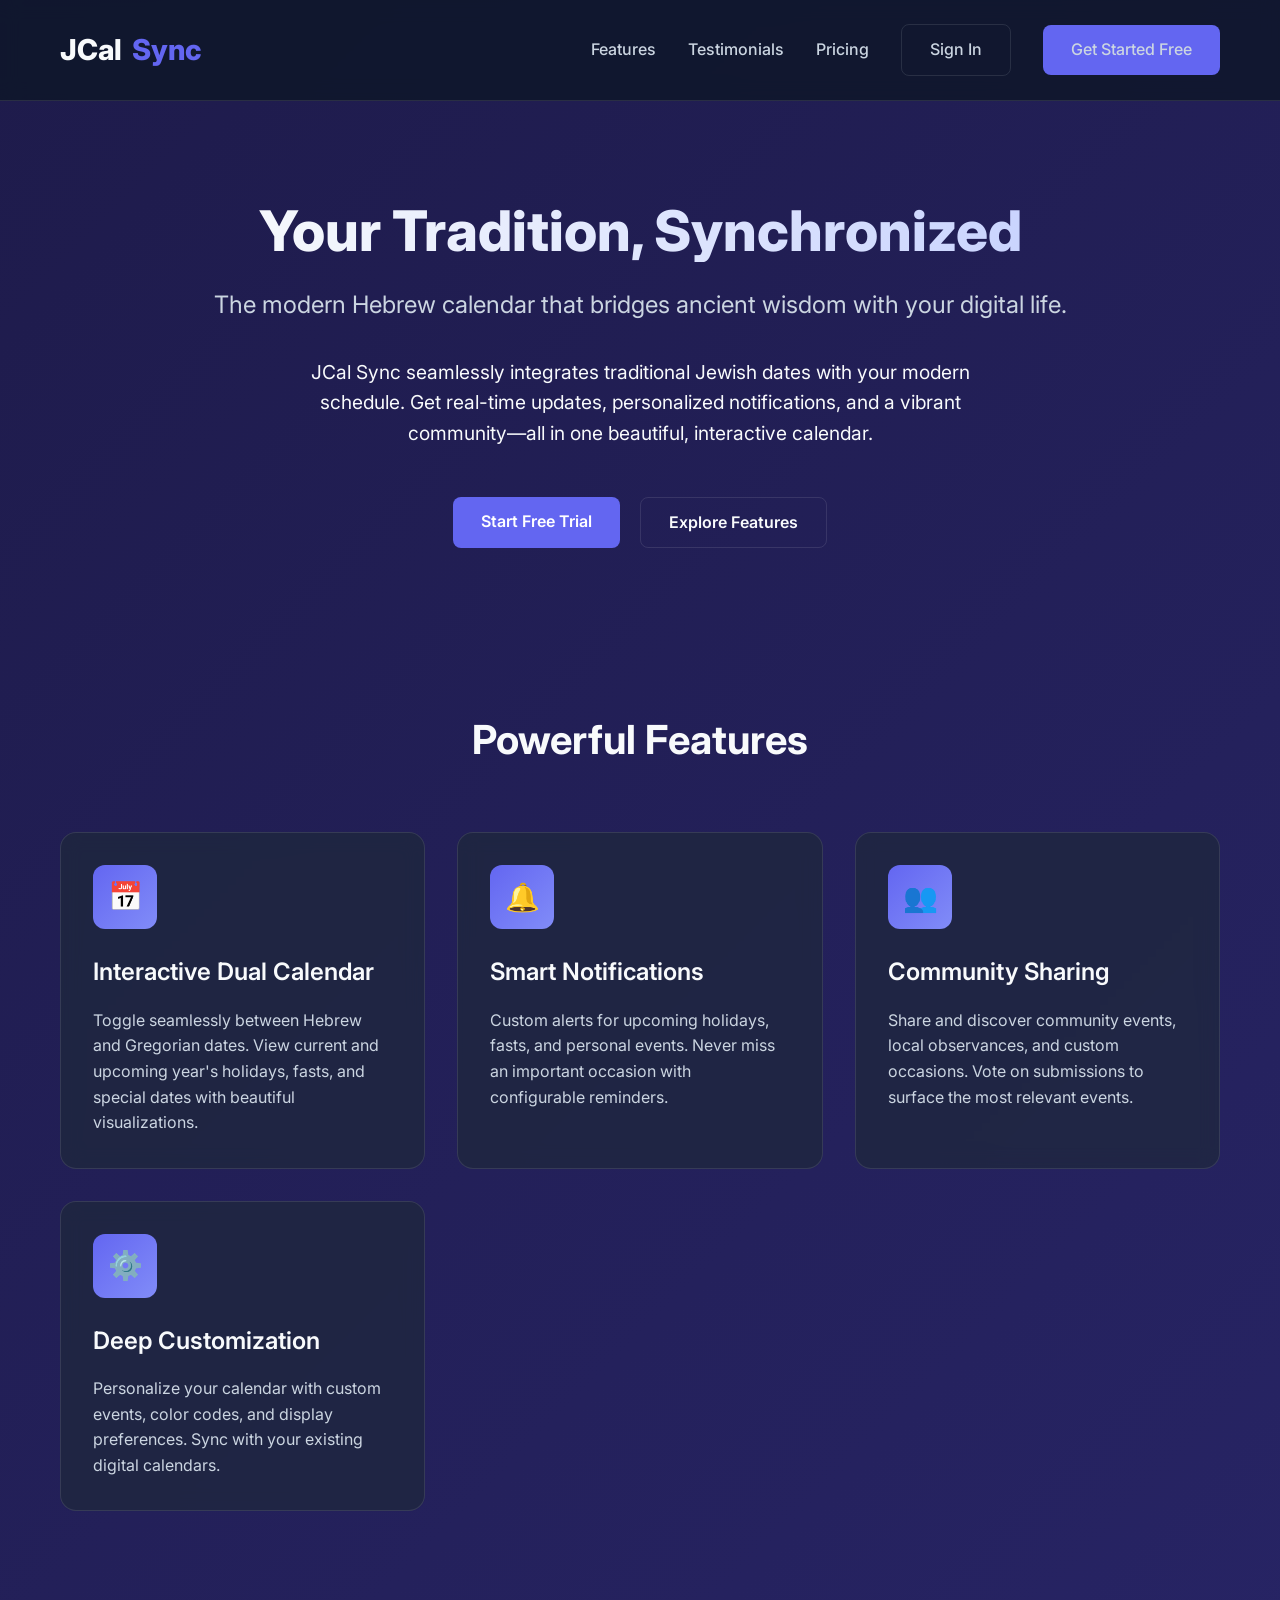
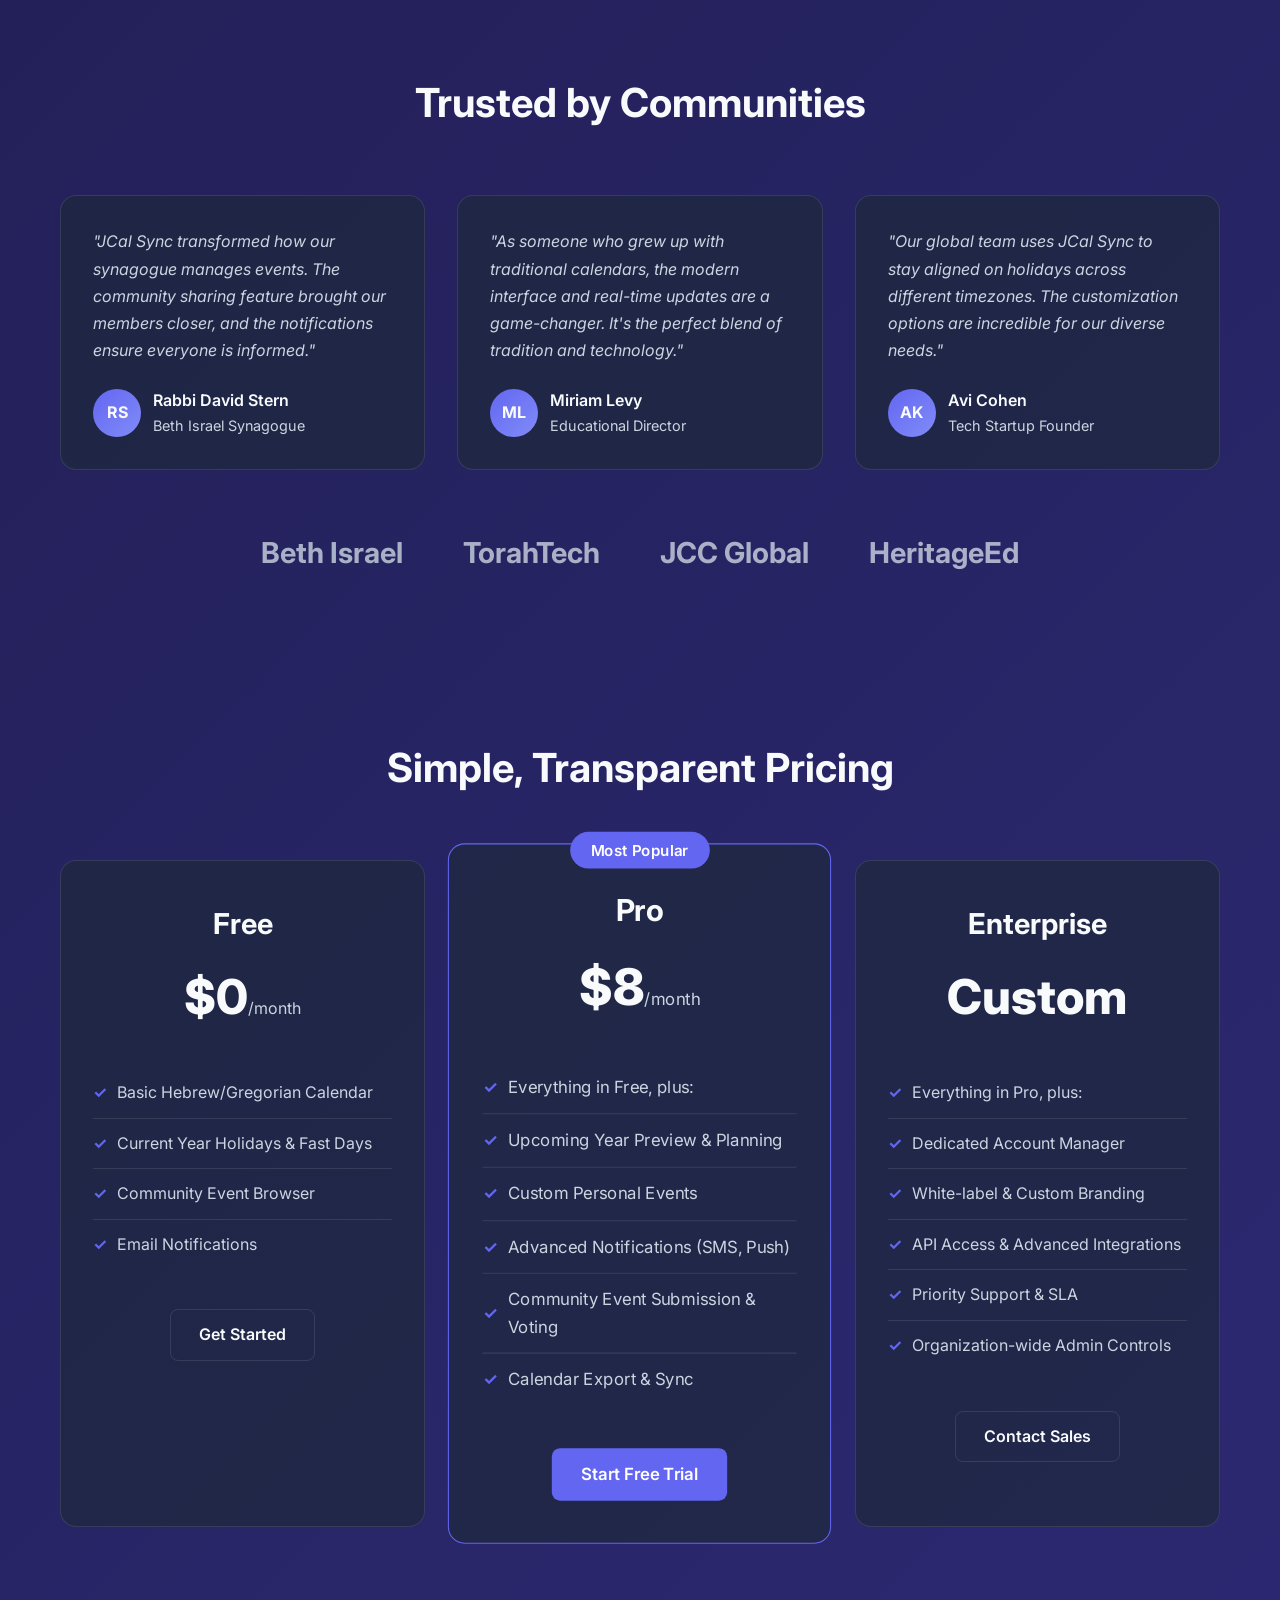
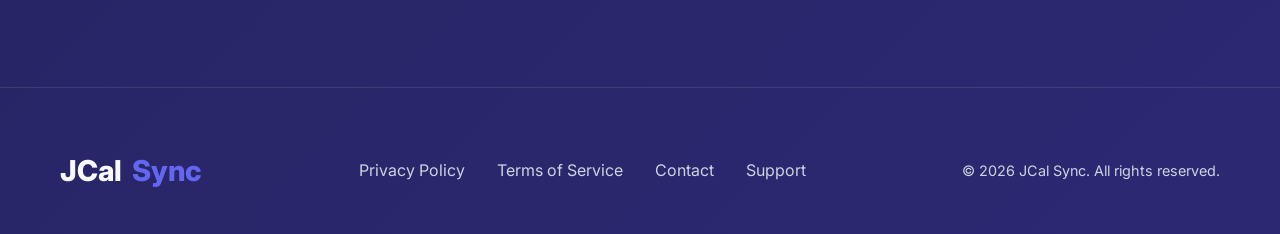
<file: index.html>
<!DOCTYPE html>
<html lang="en">
<head>
    <meta charset="UTF-8">
    <meta name="viewport" content="width=device-width, initial-scale=1.0">
    <title>JCal Sync | Modern Interactive Hebrew Calendar</title>
    <link rel="preconnect" href="https://fonts.googleapis.com">
    <link rel="preconnect" href="https://fonts.gstatic.com" crossorigin>
    <link href="https://fonts.googleapis.com/css2?family=Inter:wght@300;400;500;600;700;800&display=swap" rel="stylesheet">
    <style>
        :root {
            --primary: #6366f1;
            --primary-dark: #4f46e5;
            --text-primary: #f8fafc;
            --text-secondary: #cbd5e1;
            --bg-dark: #0f172a;
            --bg-card: rgba(30, 41, 59, 0.7);
            --border-color: rgba(255, 255, 255, 0.1);
            --shadow: 0 8px 32px rgba(0, 0, 0, 0.3);
        }

        * {
            margin: 0;
            padding: 0;
            box-sizing: border-box;
        }

        body {
            font-family: 'Inter', sans-serif;
            background: linear-gradient(-45deg, #0f172a, #1e1b4b, #312e81, #1e1b4b);
            background-size: 400% 400%;
            animation: gradientBG 15s ease infinite;
            color: var(--text-primary);
            min-height: 100vh;
            line-height: 1.6;
            overflow-x: hidden;
        }

        @keyframes gradientBG {
            0% { background-position: 0% 50%; }
            50% { background-position: 100% 50%; }
            100% { background-position: 0% 50%; }
        }

        .container {
            width: 100%;
            max-width: 1200px;
            margin: 0 auto;
            padding: 0 20px;
        }

        /* Header & Navigation */
        header {
            padding: 24px 0;
            backdrop-filter: blur(10px);
            border-bottom: 1px solid var(--border-color);
            position: sticky;
            top: 0;
            z-index: 100;
            background-color: rgba(15, 23, 42, 0.85);
        }

        nav {
            display: flex;
            justify-content: space-between;
            align-items: center;
        }

        .logo {
            font-size: 1.8rem;
            font-weight: 800;
            color: var(--text-primary);
            text-decoration: none;
            display: flex;
            align-items: center;
            gap: 10px;
        }

        .logo span {
            color: var(--primary);
        }

        .nav-links {
            display: flex;
            gap: 32px;
            align-items: center;
        }

        .nav-links a {
            color: var(--text-secondary);
            text-decoration: none;
            font-weight: 500;
            transition: color 0.3s;
        }

        .nav-links a:hover {
            color: var(--primary);
        }

        .btn {
            display: inline-block;
            padding: 12px 28px;
            border-radius: 8px;
            font-weight: 600;
            text-decoration: none;
            transition: all 0.3s ease;
            cursor: pointer;
            border: none;
            font-size: 1rem;
        }

        .btn-primary {
            background-color: var(--primary);
            color: white;
        }

        .btn-primary:hover {
            background-color: var(--primary-dark);
            transform: translateY(-2px);
            box-shadow: var(--shadow);
        }

        .btn-secondary {
            background-color: transparent;
            color: var(--text-primary);
            border: 1px solid var(--border-color);
        }

        .btn-secondary:hover {
            border-color: var(--primary);
            color: var(--primary);
        }

        /* Hero Section */
        .hero {
            padding: 100px 0 80px;
            text-align: center;
            max-width: 900px;
            margin: 0 auto;
        }

        .hero h1 {
            font-size: 3.5rem;
            font-weight: 800;
            line-height: 1.1;
            margin-bottom: 24px;
            background: linear-gradient(to right, #f8fafc, #c7d2fe);
            -webkit-background-clip: text;
            background-clip: text;
            color: transparent;
        }

        .hero .tagline {
            font-size: 1.5rem;
            color: var(--text-secondary);
            margin-bottom: 32px;
            font-weight: 400;
        }

        .hero .value-prop {
            font-size: 1.2rem;
            color: var(--text-primary);
            margin-bottom: 48px;
            max-width: 700px;
            margin-left: auto;
            margin-right: auto;
        }

        .hero-buttons {
            display: flex;
            gap: 20px;
            justify-content: center;
            margin-top: 40px;
        }

        /* Features Section */
        .section {
            padding: 80px 0;
        }

        .section-title {
            text-align: center;
            font-size: 2.5rem;
            font-weight: 700;
            margin-bottom: 60px;
            color: var(--text-primary);
        }

        .features-grid {
            display: grid;
            grid-template-columns: repeat(auto-fit, minmax(280px, 1fr));
            gap: 32px;
        }

        .feature-card {
            background: var(--bg-card);
            border-radius: 16px;
            padding: 32px;
            backdrop-filter: blur(10px);
            border: 1px solid var(--border-color);
            transition: transform 0.3s, border-color 0.3s;
        }

        .feature-card:hover {
            transform: translateY(-8px);
            border-color: var(--primary);
        }

        .feature-icon {
            width: 64px;
            height: 64px;
            background: linear-gradient(135deg, var(--primary), #818cf8);
            border-radius: 12px;
            display: flex;
            align-items: center;
            justify-content: center;
            margin-bottom: 24px;
            font-size: 28px;
        }

        .feature-card h3 {
            font-size: 1.5rem;
            font-weight: 600;
            margin-bottom: 16px;
            color: var(--text-primary);
        }

        .feature-card p {
            color: var(--text-secondary);
        }

        /* Social Proof */
        .testimonials {
            display: grid;
            grid-template-columns: repeat(auto-fit, minmax(300px, 1fr));
            gap: 32px;
            margin-top: 60px;
        }

        .testimonial-card {
            background: var(--bg-card);
            border-radius: 16px;
            padding: 32px;
            border: 1px solid var(--border-color);
        }

        .testimonial-text {
            font-style: italic;
            color: var(--text-secondary);
            margin-bottom: 24px;
            line-height: 1.7;
        }

        .testimonial-author {
            display: flex;
            align-items: center;
            gap: 12px;
        }

        .author-avatar {
            width: 48px;
            height: 48px;
            border-radius: 50%;
            background: linear-gradient(135deg, var(--primary), #818cf8);
            display: flex;
            align-items: center;
            justify-content: center;
            font-weight: 700;
        }

        .author-info h4 {
            font-weight: 600;
            color: var(--text-primary);
        }

        .author-info p {
            color: var(--text-secondary);
            font-size: 0.9rem;
        }

        .client-logos {
            display: flex;
            justify-content: center;
            align-items: center;
            gap: 60px;
            margin-top: 60px;
            flex-wrap: wrap;
            opacity: 0.8;
        }

        .logo-item {
            font-size: 1.8rem;
            font-weight: 700;
            color: var(--text-secondary);
        }

        /* Pricing */
        .pricing-grid {
            display: grid;
            grid-template-columns: repeat(auto-fit, minmax(300px, 1fr));
            gap: 32px;
            margin-top: 40px;
        }

        .pricing-card {
            background: var(--bg-card);
            border-radius: 16px;
            padding: 40px 32px;
            border: 1px solid var(--border-color);
            transition: all 0.3s;
            position: relative;
        }

        .pricing-card.featured {
            border-color: var(--primary);
            transform: scale(1.05);
        }

        .pricing-card.featured::before {
            content: 'Most Popular';
            position: absolute;
            top: -12px;
            left: 50%;
            transform: translateX(-50%);
            background: var(--primary);
            color: white;
            padding: 6px 20px;
            border-radius: 20px;
            font-size: 0.9rem;
            font-weight: 600;
        }

        .pricing-header {
            text-align: center;
            margin-bottom: 32px;
        }

        .pricing-title {
            font-size: 1.8rem;
            font-weight: 700;
            color: var(--text-primary);
            margin-bottom: 12px;
        }

        .pricing-price {
            font-size: 3rem;
            font-weight: 800;
            color: var(--text-primary);
        }

        .pricing-price span {
            font-size: 1rem;
            color: var(--text-secondary);
            font-weight: 400;
        }

        .pricing-features {
            list-style: none;
            margin-bottom: 40px;
        }

        .pricing-features li {
            padding: 12px 0;
            color: var(--text-secondary);
            border-bottom: 1px solid var(--border-color);
            display: flex;
            align-items: center;
            gap: 10px;
        }

        .pricing-features li:last-child {
            border-bottom: none;
        }

        .pricing-features li::before {
            content: '✓';
            color: var(--primary);
            font-weight: 700;
        }

        .pricing-button {
            width: 100%;
            text-align: center;
        }

        /* Footer */
        footer {
            padding: 60px 0 40px;
            border-top: 1px solid var(--border-color);
            margin-top: 80px;
        }

        .footer-content {
            display: flex;
            justify-content: space-between;
            align-items: center;
            flex-wrap: wrap;
            gap: 20px;
        }

        .copyright {
            color: var(--text-secondary);
            font-size: 0.9rem;
        }

        .footer-links {
            display: flex;
            gap: 32px;
        }

        .footer-links a {
            color: var(--text-secondary);
            text-decoration: none;
            transition: color 0.3s;
        }

        .footer-links a:hover {
            color: var(--primary);
        }

        /* Responsive */
        @media (max-width: 768px) {
            .hero h1 {
                font-size: 2.5rem;
            }
            
            .hero .tagline {
                font-size: 1.2rem;
            }
            
            .nav-links {
                display: none;
            }
            
            .hero-buttons {
                flex-direction: column;
                align-items: center;
            }
            
            .pricing-card.featured {
                transform: none;
            }
            
            .footer-content {
                flex-direction: column;
                text-align: center;
            }
        }
    </style>
</head>
<body>
    <!-- Header -->
    <header>
        <div class="container">
            <nav>
                <a href="#" class="logo">JCal<span>Sync</span></a>
                <div class="nav-links">
                    <a href="#features">Features</a>
                    <a href="#testimonials">Testimonials</a>
                    <a href="#pricing">Pricing</a>
                    <a href="auth.html" class="btn btn-secondary">Sign In</a>
                    <a href="auth.html" class="btn btn-primary">Get Started Free</a>
                </div>
            </nav>
        </div>
    </header>

    <!-- Hero Section -->
    <section class="hero">
        <div class="container">
            <h1>Your Tradition, Synchronized</h1>
            <p class="tagline">The modern Hebrew calendar that bridges ancient wisdom with your digital life.</p>
            <p class="value-prop">JCal Sync seamlessly integrates traditional Jewish dates with your modern schedule. Get real-time updates, personalized notifications, and a vibrant community—all in one beautiful, interactive calendar.</p>
            <div class="hero-buttons">
                <a href="auth.html" class="btn btn-primary">Start Free Trial</a>
                <a href="#features" class="btn btn-secondary">Explore Features</a>
            </div>
        </div>
    </section>

    <!-- Features -->
    <section class="section" id="features">
        <div class="container">
            <h2 class="section-title">Powerful Features</h2>
            <div class="features-grid">
                <div class="feature-card">
                    <div class="feature-icon">📅</div>
                    <h3>Interactive Dual Calendar</h3>
                    <p>Toggle seamlessly between Hebrew and Gregorian dates. View current and upcoming year's holidays, fasts, and special dates with beautiful visualizations.</p>
                </div>
                <div class="feature-card">
                    <div class="feature-icon">🔔</div>
                    <h3>Smart Notifications</h3>
                    <p>Custom alerts for upcoming holidays, fasts, and personal events. Never miss an important occasion with configurable reminders.</p>
                </div>
                <div class="feature-card">
                    <div class="feature-icon">👥</div>
                    <h3>Community Sharing</h3>
                    <p>Share and discover community events, local observances, and custom occasions. Vote on submissions to surface the most relevant events.</p>
                </div>
                <div class="feature-card">
                    <div class="feature-icon">⚙️</div>
                    <h3>Deep Customization</h3>
                    <p>Personalize your calendar with custom events, color codes, and display preferences. Sync with your existing digital calendars.</p>
                </div>
            </div>
        </div>
    </section>

    <!-- Social Proof -->
    <section class="section" id="testimonials">
        <div class="container">
            <h2 class="section-title">Trusted by Communities</h2>
            <div class="testimonials">
                <div class="testimonial-card">
                    <p class="testimonial-text">"JCal Sync transformed how our synagogue manages events. The community sharing feature brought our members closer, and the notifications ensure everyone is informed."</p>
                    <div class="testimonial-author">
                        <div class="author-avatar">RS</div>
                        <div class="author-info">
                            <h4>Rabbi David Stern</h4>
                            <p>Beth Israel Synagogue</p>
                        </div>
                    </div>
                </div>
                <div class="testimonial-card">
                    <p class="testimonial-text">"As someone who grew up with traditional calendars, the modern interface and real-time updates are a game-changer. It's the perfect blend of tradition and technology."</p>
                    <div class="testimonial-author">
                        <div class="author-avatar">ML</div>
                        <div class="author-info">
                            <h4>Miriam Levy</h4>
                            <p>Educational Director</p>
                        </div>
                    </div>
                </div>
                <div class="testimonial-card">
                    <p class="testimonial-text">"Our global team uses JCal Sync to stay aligned on holidays across different timezones. The customization options are incredible for our diverse needs."</p>
                    <div class="testimonial-author">
                        <div class="author-avatar">AK</div>
                        <div class="author-info">
                            <h4>Avi Cohen</h4>
                            <p>Tech Startup Founder</p>
                        </div>
                    </div>
                </div>
            </div>
            <div class="client-logos">
                <div class="logo-item">Beth Israel</div>
                <div class="logo-item">TorahTech</div>
                <div class="logo-item">JCC Global</div>
                <div class="logo-item">HeritageEd</div>
            </div>
        </div>
    </section>

    <!-- Pricing -->
    <section class="section" id="pricing">
        <div class="container">
            <h2 class="section-title">Simple, Transparent Pricing</h2>
            <div class="pricing-grid">
                <div class="pricing-card">
                    <div class="pricing-header">
                        <h3 class="pricing-title">Free</h3>
                        <div class="pricing-price">$0<span>/month</span></div>
                    </div>
                    <ul class="pricing-features">
                        <li>Basic Hebrew/Gregorian Calendar</li>
                        <li>Current Year Holidays & Fast Days</li>
                        <li>Community Event Browser</li>
                        <li>Email Notifications</li>
                    </ul>
                    <div class="pricing-button">
                        <a href="auth.html" class="btn btn-secondary">Get Started</a>
                    </div>
                </div>
                <div class="pricing-card featured">
                    <div class="pricing-header">
                        <h3 class="pricing-title">Pro</h3>
                        <div class="pricing-price">$8<span>/month</span></div>
                    </div>
                    <ul class="pricing-features">
                        <li>Everything in Free, plus:</li>
                        <li>Upcoming Year Preview & Planning</li>
                        <li>Custom Personal Events</li>
                        <li>Advanced Notifications (SMS, Push)</li>
                        <li>Community Event Submission & Voting</li>
                        <li>Calendar Export & Sync</li>
                    </ul>
                    <div class="pricing-button">
                        <a href="auth.html" class="btn btn-primary">Start Free Trial</a>
                    </div>
                </div>
                <div class="pricing-card">
                    <div class="pricing-header">
                        <h3 class="pricing-title">Enterprise</h3>
                        <div class="pricing-price">Custom</div>
                    </div>
                    <ul class="pricing-features">
                        <li>Everything in Pro, plus:</li>
                        <li>Dedicated Account Manager</li>
                        <li>White-label & Custom Branding</li>
                        <li>API Access & Advanced Integrations</li>
                        <li>Priority Support & SLA</li>
                        <li>Organization-wide Admin Controls</li>
                    </ul>
                    <div class="pricing-button">
                        <a href="auth.html" class="btn btn-secondary">Contact Sales</a>
                    </div>
                </div>
            </div>
        </div>
    </section>

    <!-- Footer -->
    <footer>
        <div class="container">
            <div class="footer-content">
                <a href="#" class="logo">JCal<span>Sync</span></a>
                <div class="footer-links">
                    <a href="#">Privacy Policy</a>
                    <a href="#">Terms of Service</a>
                    <a href="#">Contact</a>
                    <a href="#">Support</a>
                </div>
                <p class="copyright">© 2026 JCal Sync. All rights reserved.</p>
            </div>
        </div>
    </footer>
</body>
</html>
</file>
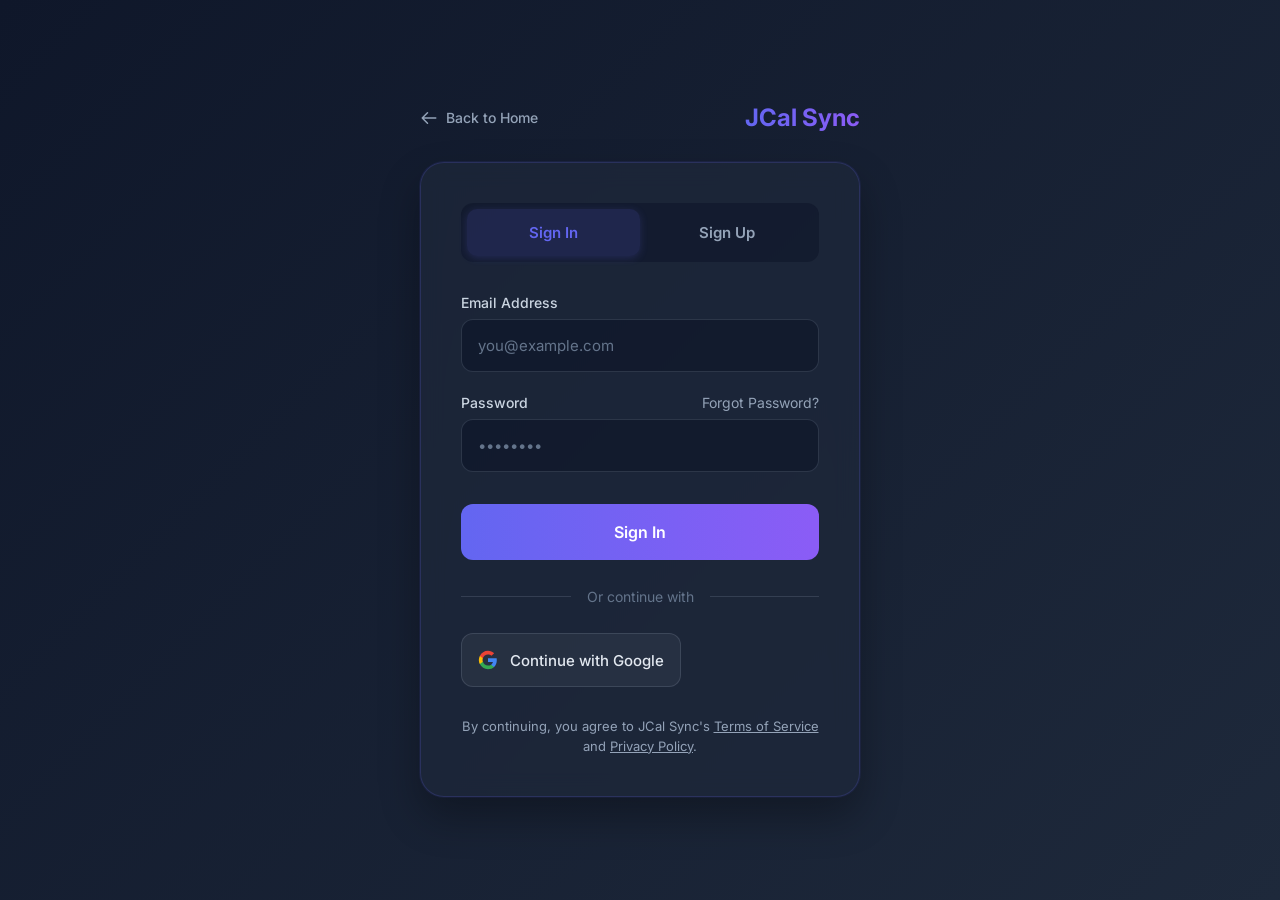
<file: auth.html>
<!DOCTYPE html>
<html lang="en">
<head>
    <meta charset="UTF-8">
    <meta name="viewport" content="width=device-width, initial-scale=1.0">
    <title>JCal Sync | Authentication</title>
    <link rel="preconnect" href="https://fonts.googleapis.com">
    <link rel="preconnect" href="https://fonts.gstatic.com" crossorigin>
    <link href="https://fonts.googleapis.com/css2?family=Inter:wght@300;400;500;600;700&display=swap" rel="stylesheet">
    <style>
        * {
            margin: 0;
            padding: 0;
            box-sizing: border-box;
            font-family: 'Inter', sans-serif;
        }

        body {
            background: linear-gradient(135deg, #0f172a 0%, #1e293b 100%);
            color: #f1f5f9;
            min-height: 100vh;
            display: flex;
            align-items: center;
            justify-content: center;
            padding: 20px;
        }

        .container {
            width: 100%;
            max-width: 440px;
        }

        .header {
            display: flex;
            align-items: center;
            margin-bottom: 30px;
        }

        .back-link {
            color: #94a3b8;
            text-decoration: none;
            font-size: 14px;
            font-weight: 500;
            display: flex;
            align-items: center;
            gap: 8px;
            transition: color 0.2s;
        }

        .back-link:hover {
            color: #6366f1;
        }

        .back-link svg {
            width: 18px;
            height: 18px;
        }

        .logo {
            margin-left: auto;
            font-size: 24px;
            font-weight: 700;
            background: linear-gradient(90deg, #6366f1, #8b5cf6);
            -webkit-background-clip: text;
            background-clip: text;
            color: transparent;
        }

        .card {
            background: rgba(30, 41, 59, 0.7);
            backdrop-filter: blur(12px);
            border-radius: 24px;
            border: 1px solid rgba(99, 102, 241, 0.2);
            box-shadow: 0 20px 40px rgba(0, 0, 0, 0.3), 0 0 0 1px rgba(99, 102, 241, 0.1);
            padding: 40px;
            width: 100%;
        }

        .tabs {
            display: flex;
            background: rgba(15, 23, 42, 0.6);
            border-radius: 12px;
            padding: 6px;
            margin-bottom: 32px;
        }

        .tab {
            flex: 1;
            text-align: center;
            padding: 14px;
            font-weight: 600;
            font-size: 15px;
            color: #94a3b8;
            border-radius: 10px;
            cursor: pointer;
            transition: all 0.3s ease;
        }

        .tab.active {
            background: rgba(99, 102, 241, 0.15);
            color: #6366f1;
            box-shadow: 0 2px 8px rgba(99, 102, 241, 0.2);
        }

        .form-container {
            position: relative;
            overflow: hidden;
        }

        .form {
            display: none;
            flex-direction: column;
            gap: 22px;
            transition: transform 0.4s ease;
        }

        .form.active {
            display: flex;
        }

        .form-group {
            display: flex;
            flex-direction: column;
            gap: 8px;
        }

        .form-label {
            font-size: 14px;
            font-weight: 500;
            color: #cbd5e1;
        }

        .form-input {
            background: rgba(15, 23, 42, 0.7);
            border: 1.5px solid rgba(148, 163, 184, 0.2);
            border-radius: 12px;
            padding: 16px;
            font-size: 15px;
            color: #f1f5f9;
            transition: all 0.3s;
        }

        .form-input:focus {
            outline: none;
            border-color: #6366f1;
            box-shadow: 0 0 0 3px rgba(99, 102, 241, 0.15);
        }

        .form-input::placeholder {
            color: #64748b;
        }

        .forgot-link {
            align-self: flex-end;
            font-size: 14px;
            color: #94a3b8;
            text-decoration: none;
            transition: color 0.2s;
        }

        .forgot-link:hover {
            color: #6366f1;
        }

        .submit-btn {
            background: linear-gradient(90deg, #6366f1, #8b5cf6);
            color: white;
            border: none;
            border-radius: 12px;
            padding: 18px;
            font-size: 16px;
            font-weight: 600;
            cursor: pointer;
            transition: all 0.3s;
            margin-top: 10px;
        }

        .submit-btn:hover {
            transform: translateY(-2px);
            box-shadow: 0 8px 20px rgba(99, 102, 241, 0.4);
        }

        .divider {
            display: flex;
            align-items: center;
            margin: 28px 0;
            color: #64748b;
            font-size: 14px;
        }

        .divider::before,
        .divider::after {
            content: '';
            flex: 1;
            height: 1px;
            background: rgba(148, 163, 184, 0.2);
        }

        .divider span {
            padding: 0 16px;
        }

        .google-btn {
            display: flex;
            align-items: center;
            justify-content: center;
            gap: 12px;
            background: rgba(255, 255, 255, 0.05);
            border: 1.5px solid rgba(148, 163, 184, 0.2);
            border-radius: 12px;
            padding: 16px;
            font-size: 15px;
            font-weight: 500;
            color: #e2e8f0;
            cursor: pointer;
            transition: all 0.3s;
        }

        .google-btn:hover {
            background: rgba(255, 255, 255, 0.1);
            border-color: rgba(148, 163, 184, 0.3);
        }

        .google-btn svg {
            width: 20px;
            height: 20px;
        }

        .footer-text {
            text-align: center;
            margin-top: 30px;
            font-size: 13px;
            color: #94a3b8;
            line-height: 1.5;
        }

        @media (max-width: 480px) {
            .card {
                padding: 30px 24px;
            }
            .container {
                padding: 10px;
            }
        }
    </style>
</head>
<body>
    <div class="container">
        <div class="header">
            <a href="index.html" class="back-link">
                <svg xmlns="http://www.w3.org/2000/svg" fill="none" viewBox="0 0 24 24" stroke="currentColor">
                    <path stroke-linecap="round" stroke-linejoin="round" stroke-width="2" d="M10 19l-7-7m0 0l7-7m-7 7h18" />
                </svg>
                Back to Home
            </a>
            <div class="logo">JCal Sync</div>
        </div>

        <div class="card">
            <div class="tabs">
                <div class="tab active" data-tab="signin">Sign In</div>
                <div class="tab" data-tab="signup">Sign Up</div>
            </div>

            <div class="form-container">
                <form id="signin-form" class="form active">
                    <div class="form-group">
                        <label class="form-label" for="signin-email">Email Address</label>
                        <input type="email" id="signin-email" class="form-input" placeholder="you@example.com" required>
                    </div>
                    <div class="form-group">
                        <div style="display: flex; justify-content: space-between;">
                            <label class="form-label" for="signin-password">Password</label>
                            <a href="#" class="forgot-link">Forgot Password?</a>
                        </div>
                        <input type="password" id="signin-password" class="form-input" placeholder="••••••••" required>
                    </div>
                    <button type="submit" class="submit-btn">Sign In</button>
                </form>

                <form id="signup-form" class="form">
                    <div class="form-group">
                        <label class="form-label" for="signup-name">Full Name</label>
                        <input type="text" id="signup-name" class="form-input" placeholder="John Doe" required>
                    </div>
                    <div class="form-group">
                        <label class="form-label" for="signup-email">Email Address</label>
                        <input type="email" id="signup-email" class="form-input" placeholder="you@example.com" required>
                    </div>
                    <div class="form-group">
                        <label class="form-label" for="signup-password">Password</label>
                        <input type="password" id="signup-password" class="form-input" placeholder="••••••••" required>
                    </div>
                    <div class="form-group">
                        <label class="form-label" for="signup-confirm">Confirm Password</label>
                        <input type="password" id="signup-confirm" class="form-input" placeholder="••••••••" required>
                    </div>
                    <button type="submit" class="submit-btn">Create Account</button>
                </form>
            </div>

            <div class="divider">
                <span>Or continue with</span>
            </div>

            <button class="google-btn">
                <svg xmlns="http://www.w3.org/2000/svg" viewBox="0 0 24 24">
                    <path fill="#4285F4" d="M22.56 12.25c0-.78-.07-1.53-.2-2.25H12v4.26h5.92c-.26 1.37-1.04 2.53-2.21 3.31v2.77h3.57c2.08-1.92 3.28-4.74 3.28-8.09z"/>
                    <path fill="#34A853" d="M12 23c2.97 0 5.46-.98 7.28-2.66l-3.57-2.77c-.98.66-2.23 1.06-3.71 1.06-2.86 0-5.29-1.93-6.16-4.53H2.18v2.84C3.99 20.53 7.7 23 12 23z"/>
                    <path fill="#FBBC05" d="M5.84 14.09c-.22-.66-.35-1.36-.35-2.09s.13-1.43.35-2.09V7.07H2.18C1.43 8.55 1 10.22 1 12s.43 3.45 1.18 4.93l2.85-2.22.81-.62z"/>
                    <path fill="#EA4335" d="M12 5.38c1.62 0 3.06.56 4.21 1.64l3.15-3.15C17.45 2.09 14.97 1 12 1 7.7 1 3.99 3.47 2.18 7.07l3.66 2.84c.87-2.6 3.3-4.53 6.16-4.53z"/>
                </svg>
                Continue with Google
            </button>

            <p class="footer-text">
                By continuing, you agree to JCal Sync's <a href="#" style="color: #94a3b8;">Terms of Service</a> and <a href="#" style="color: #94a3b8;">Privacy Policy</a>.
            </p>
        </div>
    </div>

    <script>
        document.addEventListener('DOMContentLoaded', function() {
            const tabs = document.querySelectorAll('.tab');
            const forms = document.querySelectorAll('.form');

            tabs.forEach(tab => {
                tab.addEventListener('click', () => {
                    const targetTab = tab.getAttribute('data-tab');
                    
                    tabs.forEach(t => t.classList.remove('active'));
                    forms.forEach(f => f.classList.remove('active'));
                    
                    tab.classList.add('active');
                    document.getElementById(`${targetTab}-form`).classList.add('active');
                });
            });

            document.getElementById('signin-form').addEventListener('submit', function(e) {
                e.preventDefault();
                const email = document.getElementById('signin-email').value;
                const password = document.getElementById('signin-password').value;
                
                if (email && password) {
                    localStorage.setItem('authToken', 'mock-token-' + Math.random().toString(36).substr(2, 9));
                    window.location.href = 'app.html';
                } else {
                    alert('Please fill in all fields.');
                }
            });

            document.getElementById('signup-form').addEventListener('submit', function(e) {
                e.preventDefault();
                const name = document.getElementById('signup-name').value;
                const email = document.getElementById('signup-email').value;
                const password = document.getElementById('signup-password').value;
                const confirm = document.getElementById('signup-confirm').value;
                
                if (!name || !email || !password || !confirm) {
                    alert('Please fill in all fields.');
                    return;
                }
                
                if (password !== confirm) {
                    alert('Passwords do not match.');
                    return;
                }
                
                localStorage.setItem('authToken', 'mock-token-' + Math.random().toString(36).substr(2, 9));
                window.location.href = 'app.html';
            });

            document.querySelector('.google-btn').addEventListener('click', function() {
                alert('Google authentication would be implemented in a production environment.');
            });

            document.querySelector('.forgot-link').addEventListener('click', function(e) {
                e.preventDefault();
                alert('Password reset functionality would be implemented in a production environment.');
            });
        });
    </script>
</body>
</html>
</file>
